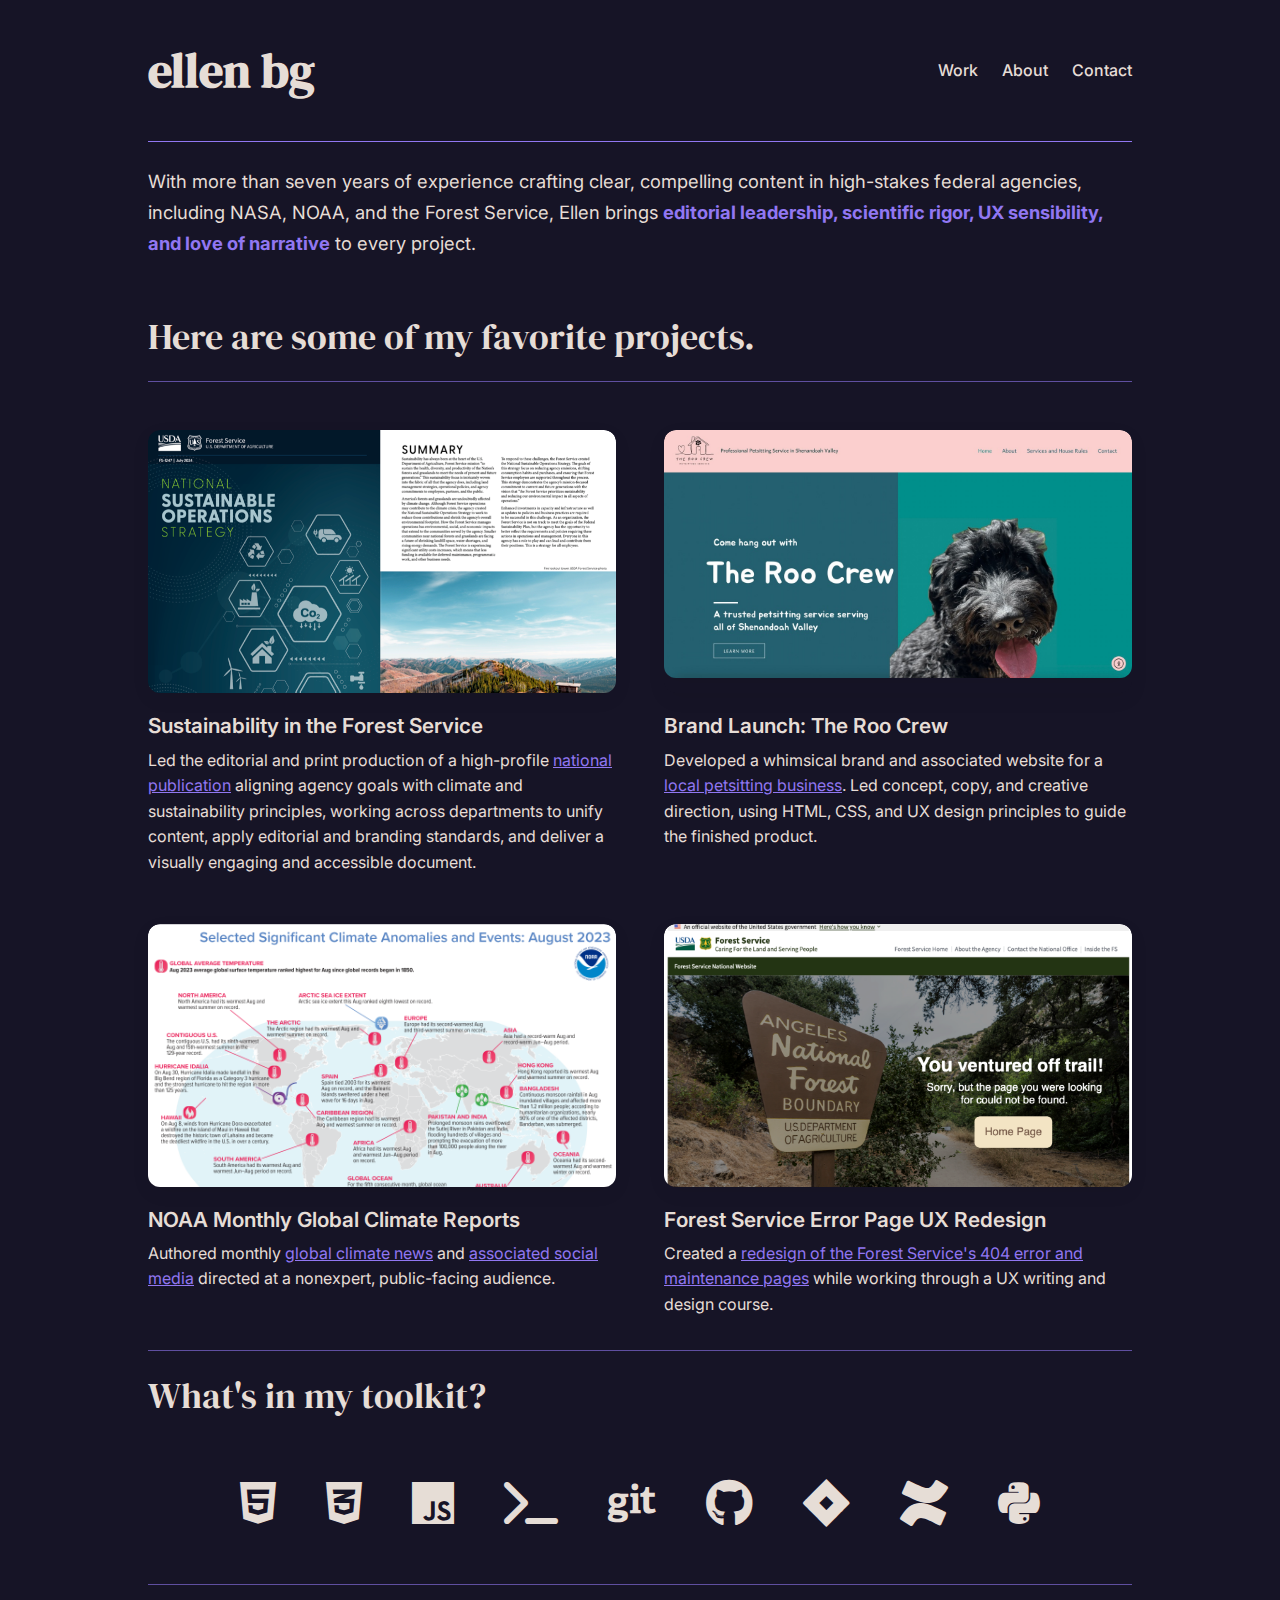
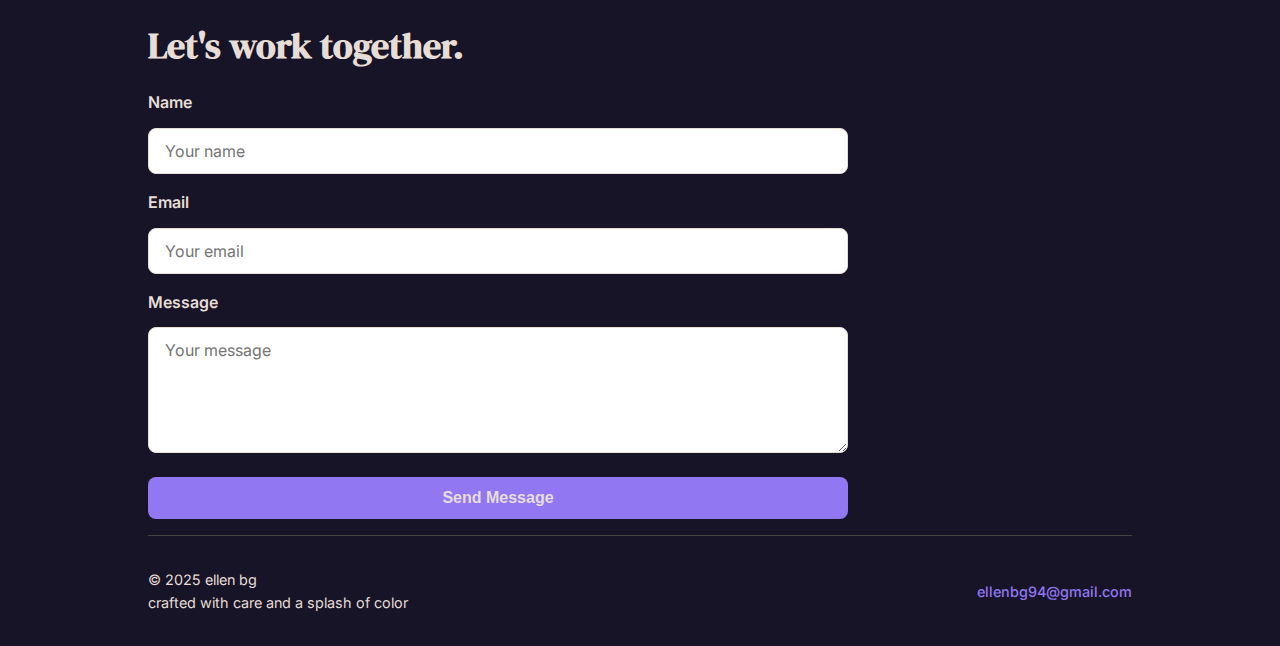
<file: index.html>
<!DOCTYPE html>
<html lang="en">
<head>
  <meta charset="UTF-8" />
  <meta name="viewport" content="width=device-width, initial-scale=1.0" />
  <title>Creative Portfolio</title>
  <link rel="stylesheet" href="https://cdnjs.cloudflare.com/ajax/libs/font-awesome/6.5.0/css/all.min.css" />
  <link rel="stylesheet" href="resources/stylesheet.css" />
  <link href="https://fonts.googleapis.com/css2?family=DM+Serif+Display&family=Inter:wght@400;600&display=swap" rel="stylesheet" />
</head>
<body>
  <div class="page-wrap">
    <header class="site-header">
      <h1 class="site-title">ellen bg</h1>
      <nav class="nav">
        <button class="menu-toggle" id="menu-toggle" aria-label="Toggle Menu">☰</button>
        <div class="nav-links" id="nav-links">
          <a href="index.html">Work</a>
          <a href="about.html">About</a>
          <a href="#contact">Contact</a>
        </div>
      </nav>
    </header>

    <main>
        <section class="hero">
        <div class="container">
            
            <p class="hero-subtext">
            With more than seven years of experience crafting clear, 
            compelling content in high-stakes federal agencies, including NASA, 
            NOAA, and the Forest Service, Ellen brings <span class="highlight">editorial leadership, 
            scientific rigor, UX sensibility, and love of narrative</span> to every project.
            </p>
        </div>
        </section>
             <section class="featured-works">
        <h2>Here are some of my favorite projects.</h2>
        <hr class="section-divider" />
      </section>

      
      <section class="project-gallery">

        <div class="project">
        <div class="project-image">
          <img src="resources/Presentation2.png" alt="Cover of the Forest Service's 
          National Sustainable Operations Strategy" />
        </div>
          <div class="caption">
            <h3>Sustainability in the Forest Service</h3>
            <p>
            Led the editorial and print production of a high-profile <a href="https://www.fs.usda.gov/sites/default/files/fs_media/fs_document/sustainable-operations-strategy.pdf">national publication</a> 
            aligning agency goals with climate and sustainability principles, working across 
            departments to unify content, apply editorial and branding standards, and 
            deliver a visually engaging and accessible document. 
            </p>
          </div>
        </div>

        <div class="project">
        <div class="project-image">
          <img src="resources/roocrewweb.png" alt="Screenshot of the Roo Crew web page." />
        </div>
          <div class="caption">
            <h3>Brand Launch: The Roo Crew</h3>
            <p>
            Developed a whimsical brand and associated website for a <a href="roocrew.html"> 
            local petsitting business</a>. Led concept, copy, and creative direction, using
            HTML, CSS, and UX design principles to guide the finished product.
            </p>
          </div>
        </div>

        <div class="project">
        <div class="project-image">
          <img src="resources/noaaextremes.png" alt="NOAA Climate Extremes map" />
        </div>
          <div class="caption">
            <h3>NOAA Monthly Global Climate Reports</h3>
            <p>
            Authored monthly <a href="https://www.ncei.noaa.gov/access/monitoring/monthly-report/global/202308">global climate news</a> 
            and <a href="https://x.com/NOAA/status/1702337578517840153">associated 
            social media</a> directed at a nonexpert, public-facing audience.
            </p>
          </div>
        </div>

        <div class="project">
        <div class="project-image">
          <img src="resources/after_404.png" alt="FS 404 page redesign" />
        </div>
          <div class="caption">
            <h3>Forest Service Error Page UX Redesign</h3>
            <p>
            Created a <a href=fswebdesign.html> redesign of the Forest Service's 404 error 
              and maintenance pages</a> while working through a UX writing and design course.
          </div>
        </div>
      </section>

      <hr class="section-divider" />

      <section class="about_skills">
      <h2>What's in my toolkit?</h2>
                <ul class="skillset">
                    <li class="skill" aria-label="HTML5"><i class="fab fa-3x fa-html5"></i></li>
                    <li class="skill" aria-label="CSS3"><i class="fab fa-3x fa-css3-alt"></i></li>
                    <li class="skill" aria-label="JavaScript"><i class="fab fa-3x fa-js"></i></li>
                    <li class="skill" aria-label="Command line"><i class="fas fa-3x fa-terminal"></i></li>
                    <li class="skill" aria-label="Git"><i class="fab fa-3x fa-git"></i></li>
                    <li class="skill" aria-label="gitHub"><i class="fab fa-3x fa-github"></i></li>
                    <li class="skill" aria-label="Jira"><i class="fab fa-3x fa-jira"></i></li>
                    <li class="skill" aria-label="Confluence"><i class="fab fa-3x fa-confluence"></i></li>
                    <li class="skill" aria-label="Python"><i class="fab fa-3x fa-python"></i></li>
                </ul>
            </section>

      <hr class="section-divider" />

      <section id="contact" class="contact-section">
        <h2>Let's work together.</h2>
        <form class="contact-form">
          <label for="name">Name</label>
          <input type="text" id="name" name="name" placeholder="Your name" required />

          <label for="email">Email</label>
          <input type="email" id="email" name="email" placeholder="Your email" required />

          <label for="message">Message</label>
          <textarea id="message" name="message" placeholder="Your message" rows="5" required></textarea>

          <button type="submit">Send Message</button>
        </form>
      </section>
    </main>
    
<footer class="site-footer">
  <div class="footer-content">
    <div class="footer-left">
      <p>© 2025 ellen bg</p>
      <p>crafted with care and a splash of color</p>
    </div>
    <div class="footer-right">
      <a href="mailto:ellenbg94@gmail.com" class="footer-email">ellenbg94@gmail.com</a>
    </div>
  </div>
</footer>


  </div>

  <script>
    const toggle = document.getElementById('menu-toggle');
    const links = document.getElementById('nav-links');
    toggle.addEventListener('click', () => {
      links.classList.toggle('open');
    });
  </script>
</body>
</html>
</file>
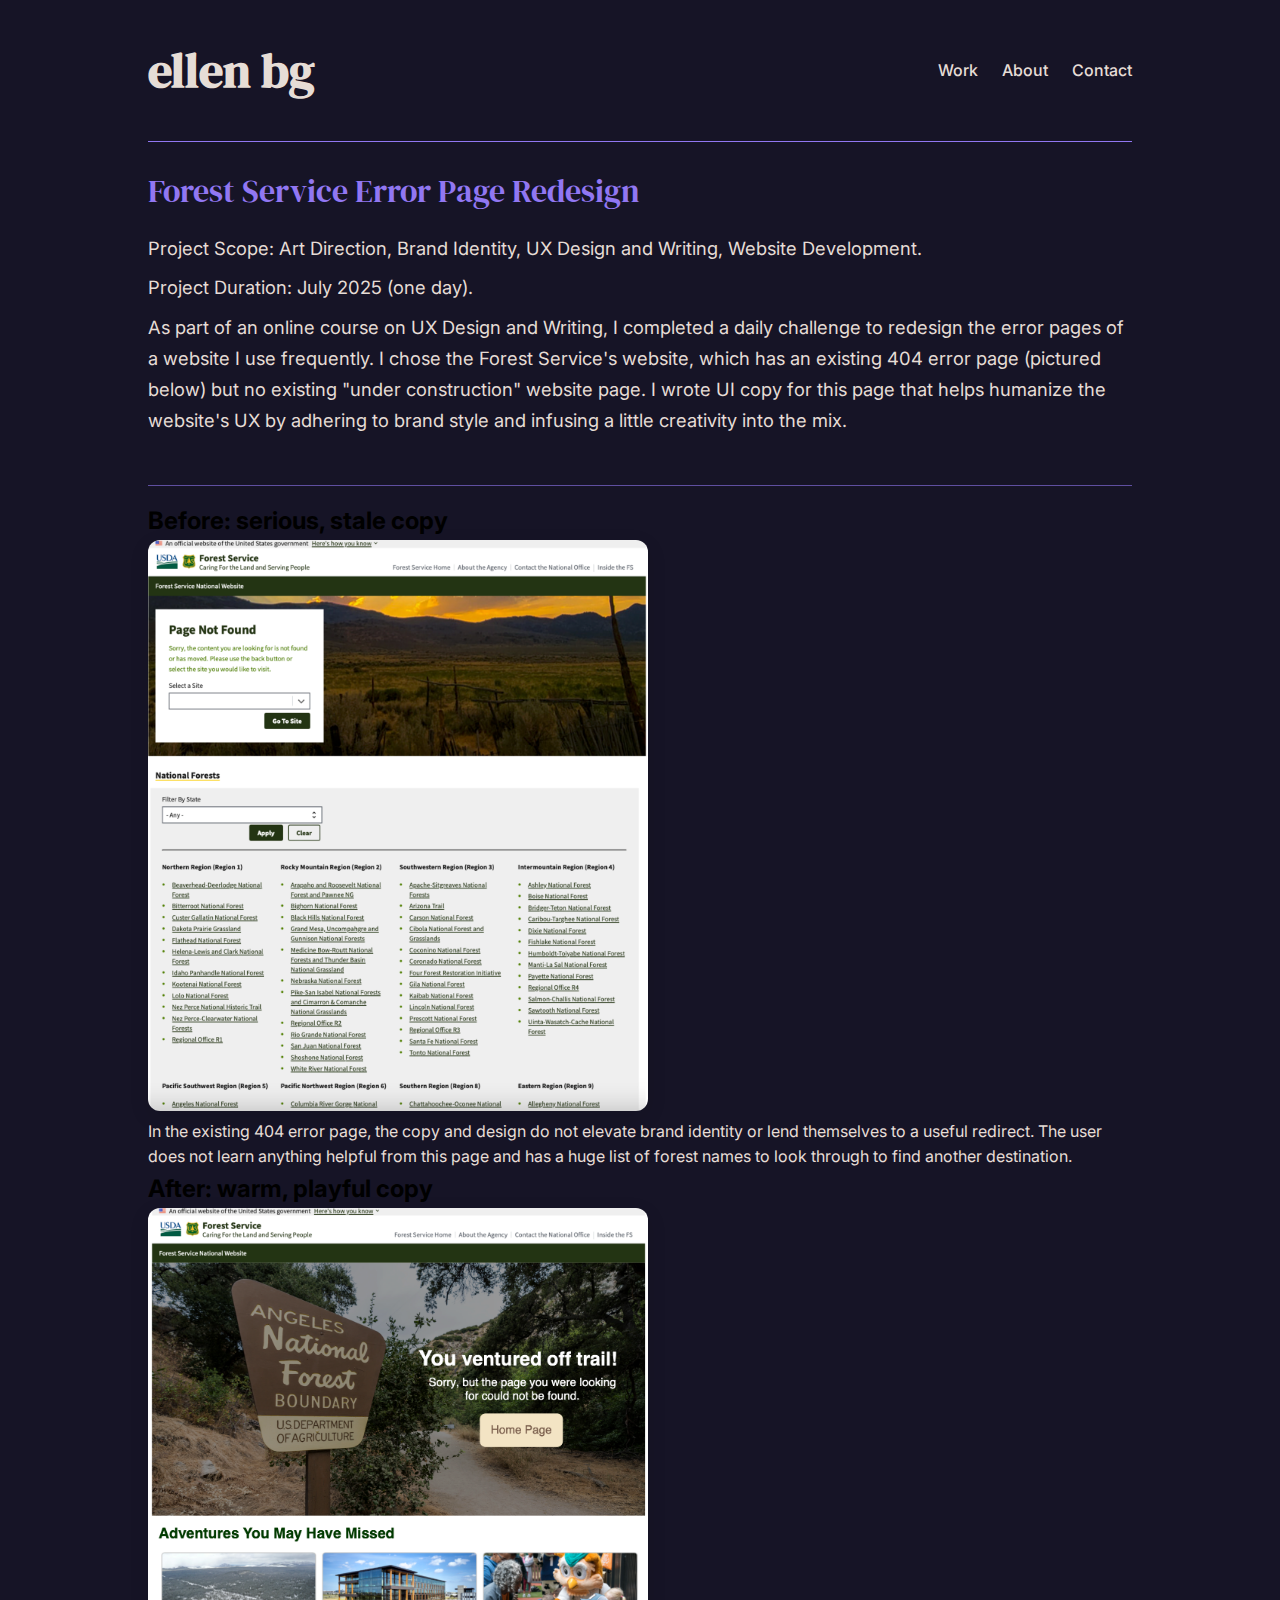
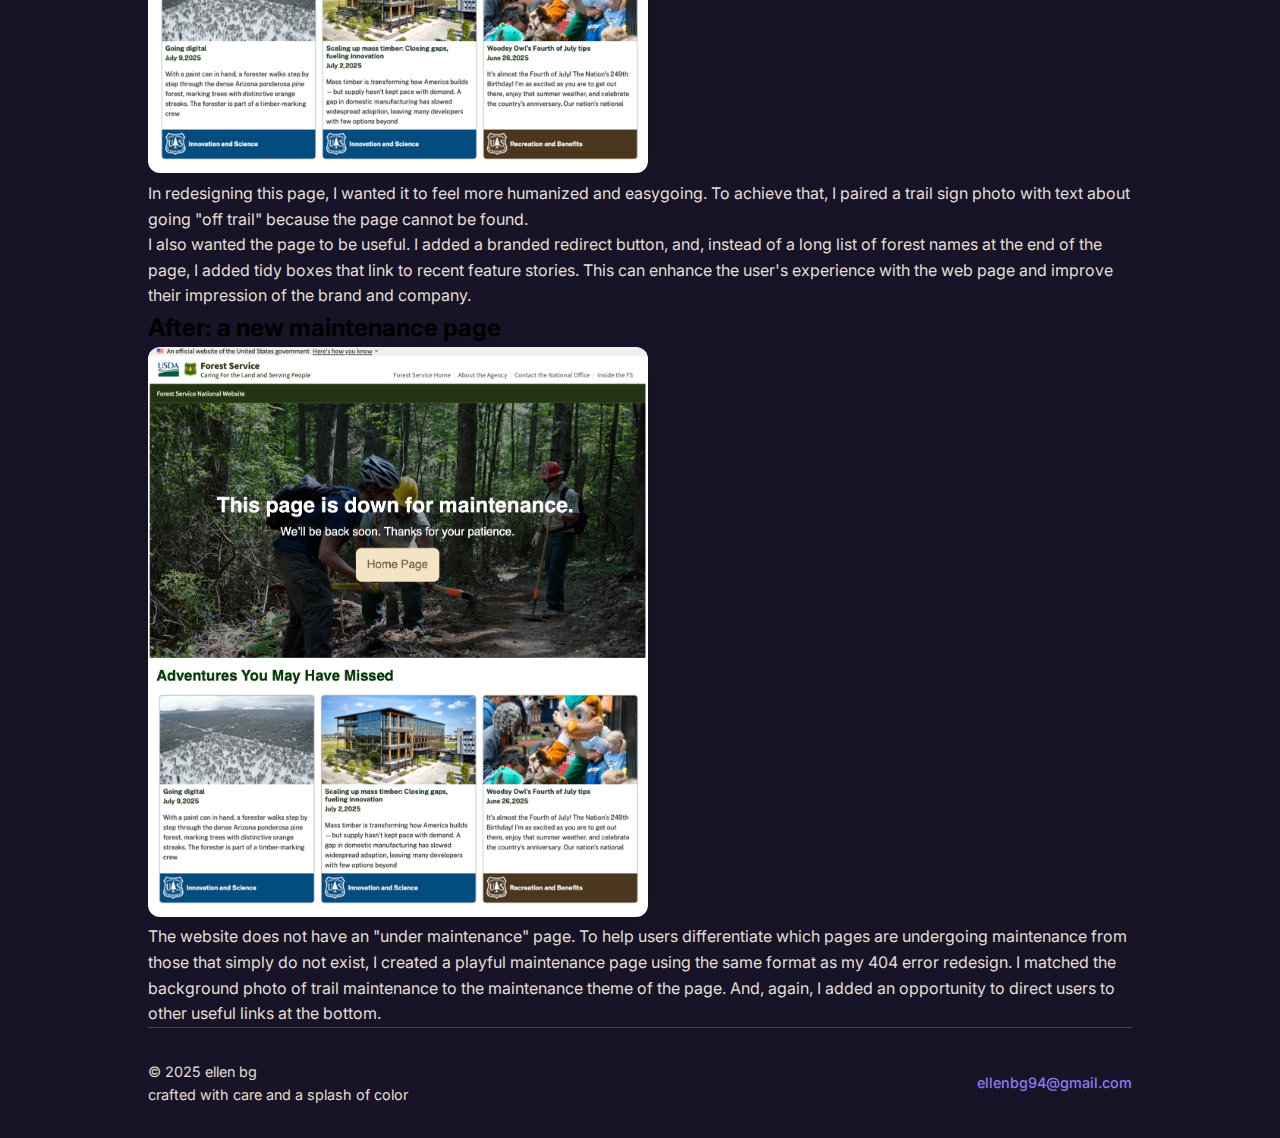
<file: fswebdesign.html>
<!DOCTYPE html>
<html lang="en">
<head>
  <meta charset="UTF-8" />
  <meta name="viewport" content="width=device-width, initial-scale=1.0" />
  <title>Creative Portfolio</title>
  <link rel="stylesheet" href="resources/stylesheet.css" />
  <link href="https://fonts.googleapis.com/css2?family=DM+Serif+Display&family=Inter:wght@400;600&display=swap" rel="stylesheet" />
</head>
<body>
  <div class="page-wrap">
    <header class="site-header">
      <h1 class="site-title">ellen bg</h1>
      <nav class="nav">
        <button class="menu-toggle" id="menu-toggle" aria-label="Toggle Menu">☰</button>
        <div class="nav-links" id="nav-links">
          <a href="index.html">Work</a>
          <a href="about.html">About</a>
          <a href="index.html#contact">Contact</a>
        </div>
      </nav>
    </header>

    <main>
         <section class="hero">
        <div class="container">
            <div class="rooproject-text">
            <h2>Forest Service Error Page Redesign</h2>
            </div>
            <p class="hero-subtext">
            Project Scope: Art Direction, Brand Identity, UX Design and Writing, Website Development.
            </p>
            <p class="hero-subtext">
            Project Duration: July 2025 (one day).
            </p>
            <p class="hero-subtext">
            As part of an online course on UX Design and Writing, I completed a daily challenge
            to redesign the error pages of a website I use frequently. I chose the Forest Service's website,
            which has an existing 404 error page (pictured below) but no existing "under construction" 
            website page. I wrote UI copy for this page that helps humanize the website's UX by adhering 
            to brand style and infusing a little creativity into the mix.
            </p>
        </div>
      </section>

      <hr class="section-divider" />

      <section class="webproject-grid">

        <div class="webproject-item">
        <h2>Before: serious, stale copy</h2>
        <img src="resources/before.png" alt="Screenshot of the existing Forest Service 404 error page" class="clickable-img" />
        <p>In the existing 404 error page, the copy and design do not elevate brand identity
            or lend themselves to a useful redirect. The user does not learn anything helpful
            from this page and has a huge list of forest names to look through to find another
            destination.
        </p>
        </div>
      

        <div class="webproject-item">
        <h2>After: warm, playful copy</h2>
        <img src="resources/after_404.png" alt="Screenshot of my redesign of the Forest Service 404 error page" class="clickable-img" />
        <p>In redesigning this page, I wanted it to feel more humanized and easygoing.
            To achieve that, I paired a trail sign photo with text about going "off trail" 
            because the page cannot be found.
            </p>
            <p>
            I also wanted the page to be useful. I added a branded redirect button, and, instead of a long list of forest names at the 
            end of the page, I added tidy boxes that link to recent feature stories. This can enhance the user's experience with the web page 
            and improve their impression of the brand and company.
            </p>
        </div>

        <div class="webproject-item">
        <h2>After: a new maintenance page</h2>
        <img src="resources/after_maint.png" alt="Screenshot of my redesign of the Forest Service maintenance error page" class="clickable-img" />
        <p>The website does not have an "under maintenance" page. To help users differentiate which
            pages are undergoing maintenance from those that simply do not exist, I created a 
            playful maintenance page using the same format as my 404 error redesign. I matched 
            the background photo of trail maintenance to the maintenance theme of the page. 
            And, again, I added an opportunity to direct users to other useful links at the bottom.
        </p>
        </div>
      </section>

    <footer class="site-footer">
      <div class="footer-content">
      <div class="footer-left">
      <p>© 2025 ellen bg</p>
      <p>crafted with care and a splash of color</p>
      </div>
      <div class="footer-right">
      <a href="mailto:ellenbg94@gmail.com" class="footer-email">ellenbg94@gmail.com</a>
      </div>
  </div>
</footer>


<!-- Modal lightbox (place once at bottom of page body) -->
<div id="imgModal" class="image-modal">
  <span class="close">&times;</span>
  <img class="modal-content" id="modalImage">
</div>

<script src="resources/lightbox.js"></script>

</body>
</html>
</file>
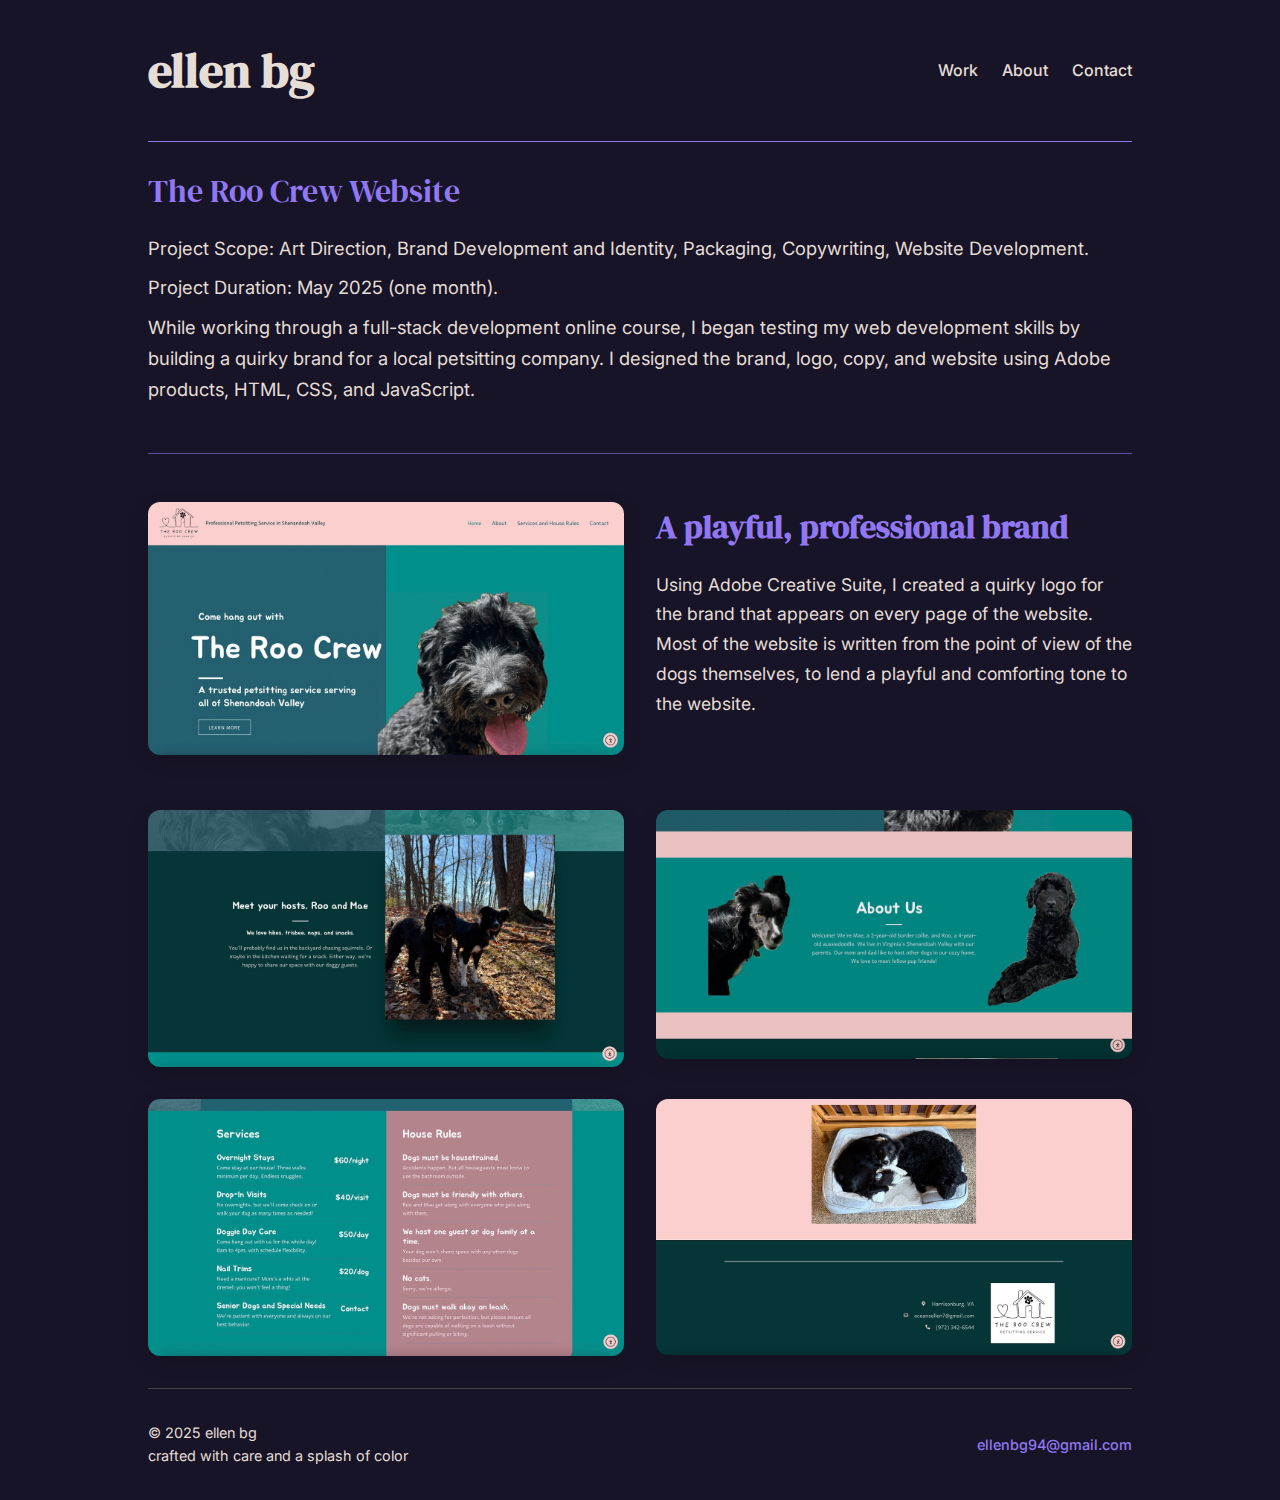
<file: roocrew.html>
<!DOCTYPE html>
<html lang="en">
<head>
  <meta charset="UTF-8" />
  <meta name="viewport" content="width=device-width, initial-scale=1.0" />
  <title>Creative Portfolio</title>
  <link rel="stylesheet" href="resources/stylesheet.css" />
  <link href="https://fonts.googleapis.com/css2?family=DM+Serif+Display&family=Inter:wght@400;600&display=swap" rel="stylesheet" />
</head>
<body>
  <div class="page-wrap">
    <header class="site-header">
      <h1 class="site-title">ellen bg</h1>
      <nav class="nav">
        <button class="menu-toggle" id="menu-toggle" aria-label="Toggle Menu">☰</button>
        <div class="nav-links" id="nav-links">
          <a href="index.html">Work</a>
          <a href="about.html">About</a>
          <a href="index.html#contact">Contact</a>
        </div>
      </nav>
    </header>

    <main>
         <section class="hero">
        <div class="container">
            <div class="rooproject-text">
            <h2>The Roo Crew Website</h2>
            </div>
            <p class="hero-subtext">
            Project Scope: Art Direction, Brand Development and Identity, Packaging, Copywriting, Website Development.
            </p>
            <p class="hero-subtext">
            Project Duration: May 2025 (one month).
            </p>
            <p class="hero-subtext">
            While working through a full-stack development online course, I began testing my web development
            skills by building a quirky brand for a local petsitting company. I designed the brand, logo,
            copy, and website using Adobe products, HTML, CSS, and JavaScript.
            </p>
        </div>
      </section>

      <hr class="section-divider" />

      <section class="rooproject-detail">
        <div class="rooproject-image">
        <img src="resources/roocrewweb.png" alt="Screenshot of Roo Crew Homepage" class="clickable-img" />
        </div>
        <div class="rooproject-text">
        <h2>A playful, professional brand</h2>
        <p>Using Adobe Creative Suite, I created a quirky logo for the brand that appears
        on every page of the website. Most of the website is written from the point of
        view of the dogs themselves, to lend a playful and comforting tone to the website.
        </p>
        </div>
      </section>
        
        <section class="rooproject-gallery">
            <img src="resources/roocrewabout.png" alt="Project image 1" class="clickable-img" />
            <img src="resources/roocrewabout2.png" alt="Project image 2" class="clickable-img" />
            <img src="resources/roocrewmenu.png" alt="Project image 3" class="clickable-img" />
            <img src="resources/roocrewabout3.png" alt="Project image 4" class="clickable-img" />
        </section>



    <footer class="site-footer">
  <div class="footer-content">
    <div class="footer-left">
      <p>© 2025 ellen bg</p>
      <p>crafted with care and a splash of color</p>
    </div>
    <div class="footer-right">
      <a href="mailto:ellenbg94@gmail.com" class="footer-email">ellenbg94@gmail.com</a>
    </div>
  </div>
</footer>


  </div>

<!-- Modal lightbox (place once at bottom of page body) -->
<div id="imgModal" class="image-modal">
  <span class="close">&times;</span>
  <img class="modal-content" id="modalImage">
</div>

<script>
  const modal = document.getElementById("imgModal");
  const modalImg = document.getElementById("modalImage");
  const closeBtn = document.querySelector(".close");

  document.querySelectorAll('.clickable-img').forEach(img => {
    img.addEventListener('click', () => {
      modal.style.display = "flex";
      modalImg.src = img.src;
    });
  });

  closeBtn.addEventListener('click', () => {
    modal.style.display = "none";
  });

  modal.addEventListener('click', (e) => {
    if (e.target === modal) {
      modal.style.display = "none";
    }
  });
</script>


</body>
</html>
</file>
<file: resources/stylesheet.css>
/* === Base Reset === */
* {
  box-sizing: border-box;
  margin: 0;
  padding: 0;
}

html {
  scroll-behavior: smooth;
}

body {
  font-family: 'Inter', sans-serif;
  background-color: #161426;
  line-height: 1.6;

}

p {
  color:#e6ddd6;
}

a {
  color:#9177F2;
}

a:hover {
  text-decoration: underline;
  color: #46A66F;
  cursor: pointer;
}

/* === Page Layout === */
.page-wrap {
  padding-left: .5rem;
  padding-right: .5rem;
  max-width: 1000px;
  margin: 0 auto;
}

.highlight {
  color: #9177F2;
  font-weight: bold;
}

/* === Header === */
.site-header {
  display: flex;
  justify-content: space-between;
  align-items: center;
  flex-wrap: wrap;
  padding: 2rem 0;
  border-bottom: 1px solid #9177F2;
}

.site-title {
  font-family: 'DM Serif Display', serif;
  font-size: 3rem;
  white-space: nowrap;
  color: #e6ddd6;
}

.nav {
  display: flex;
  align-items: center;
}
.nav-links {
  display: flex;
  gap: 1.5rem; /* This will create space between the navbar items */
}


.nav a {
  text-decoration: none;
  color: #e6ddd6;
  font-weight: 500;
  font-size: 1rem;
  gap: 2rem;
}

.nav a:hover {
  color: #9177F2;
}

.menu-toggle {
  display: none;
  font-size: 1.5rem;
  background: none;
  border: none;
  cursor: pointer;
}

/* === Hero === */

.hero {
  padding: 1.5rem 0;
}

.hero .container {
  max-width: 1000px; /* Match the width of your layout */
  margin: 0 auto; /* Center the content */
}

.hero h2 {
  font-family: 'DM Serif Display', serif;
  font-size: 2rem;
  font-weight: normal;
  margin-bottom: 0;
  color: #9177F2;
}

h3 {
  color:#e6ddd6;
  font-family: 'Inter', sans-serif;
  font-weight: 600;
}

.hero-subtext {
  font-size: 1.15rem;
  color: #e6ddd6;
  max-width: 100%;
  margin: 0;  /* Remove margin to avoid indentation */
  padding: 0; /* Remove any extra padding */
  line-height: 1.7;
  text-align: left; /* Align text to the left */
  margin-bottom: 0.5rem; /* or 24px, or whatever spacing looks good */
}

.section-divider {
  border: none;
  height: 1px;
  background-color: #9177F2;
  width: 100%;
  max-width: 1000px; /* match page-wrap max-width */
  margin: 1rem 0;
  opacity: 0.6;
}

/* === About Section === */
.about-section {
  padding: 4rem 0;
}

.about-content {
  display: flex;
  gap: 2rem;
  align-items: stretch;
  flex-wrap: wrap;
}

.about-image {
  flex: 0 0 250px;
}

.about-image img {
  width: 100%;
  height: 100%;
  object-fit: cover;
  border-radius: 12px;
  box-shadow: 0 6px 20px rgba(0, 0, 0, 0.2);
}

.about-text {
  flex: 1;
  min-width: 300px;
}

.about-text h2 {
  font-family: 'DM Serif Display', serif;
  font-size: 2.25rem;
  color: #9177F2;
  margin-bottom: 1rem;
}

.about-text p {
  font-size: 1.1rem;
  margin-bottom: 1.5rem;
  color: #e6ddd6
}

/* === Featured Works === */
.featured-works {
  padding: 1rem 0;
}

.featured-works h2 {
  font-family: 'DM Serif Display', serif;
  font-size: 2.25rem;
  font-weight: normal;
  color: #e6ddd6;
  margin-bottom: 0.5rem;
  text-align: left;
}


/* === Projects Grid === */
.project-gallery {
  display: grid;
  grid-template-columns: repeat(2, 1fr);
  gap: 3rem;
  padding: 1rem 0;
}

.project {
  display: flex;
  flex-direction: column;
  gap: 1rem;
}

.project-image {
  width: 100%;
  aspect-ratio: 16 / 9; /* Adjust to your preferred shape */
  overflow: hidden;
  border-radius: 12px;
  box-shadow: 0 6px 20px rgba(0, 0, 0, 0.05);
}

.project-image img {
  width: 100%;
  height: 100%;
  object-fit: cover;
  transition: transform 0.3s ease;
  display: block;
}

.project-image img:hover {
  transform: scale(1.01);
}

.project img {
  width: 100%;
  height: auto;
  border-radius: 12px;
  box-shadow: 0 6px 20px rgba(0, 0, 0, 0.05);
  transition: transform 0.3s ease;
}


.caption h3 {
  font-size: 1.3rem;
  font-weight: 600;
  margin-bottom: 0.3rem;
}

.caption p {
  font-size: 1rem;
  color: #e6ddd6;
}


/* === Skills === */

.about_skills h2 {
  font-family: 'DM Serif Display', serif;
  font-size: 2.25rem;
  font-weight: normal;
  color: #e6ddd6;
  margin-bottom: 0.5rem;
  text-align: left;
}

.about__skills {
    width: 100%;
    margin: 50px 0 30px;
    padding: 15px;
    text-align: center;
    color: #e6ddd6;
}

.skillset {
    margin: 30px 0;
    list-style-type: none;
    display: flex;
    flex-direction: row;
    flex-wrap: wrap;
    justify-content: center;
}
.skill {
  padding: 25px;
  position: relative;
  color:#e6ddd6
}

.skill[aria-label]:hover::after,
.skill[aria-label]:focus::after {
  content: attr(aria-label);
  position: absolute;
  top: 100%;           /* Position below the icon */
  left: 50%;           /* Center horizontally */
  transform: translateX(-50%);
  margin-top: 8px;     /* Space between icon and tooltip */

  background-color: #9177F2;
  color: #e6ddd6;
  border-radius: 4px;
  box-shadow: 1px 1px 5px rgba(0,0,0,0.4);
  font-size: 14px;
  padding: 6px 10px;
  white-space: nowrap;
  z-index: 10;
}

.skill[aria-label]:hover::after,
.skill[aria-label]:focus::after {
  content: attr(aria-label);
}

abbr[aria-label]:hover::after,
abbr[aria-label]:focus::after {
  content: attr(aria-label);
}

/* === Contact Section === */
.contact-section {
  padding: 1rem 0;
  max-width: 700px;
}

.contact-section h2 {
  font-family: 'DM Serif Display', serif;
  font-size: 2.25rem;
  margin-bottom: 1rem;
  color: #e6ddd6;
}
.contact-form {
  display: flex;
  flex-direction: column;
  gap: 0.5rem; /* Reduce the gap between form elements */
}

.contact-form label {
  text-align: left;
  font-weight: 600;
  margin-bottom: 0.25rem; /* Reduce space between label and input */
  color:#e6ddd6;
}

.contact-form input,
.contact-form textarea {
  padding: 0.75rem 1rem;
  border: 1px solid #e6ddd6;
  border-radius: 8px;
  font-family: 'Inter', sans-serif;
  font-size: 1rem;
  margin-bottom: 0.5rem; /* Adjust space between input fields */
}

.contact-form button {
  margin-top: 0.5rem; /* Adjust space before the button */
  padding: 0.75rem 1.5rem;
  background-color: #9177F2;
  color: #e6ddd6;
  font-weight: 600;
  border: none;
  border-radius: 8px;
  cursor: pointer;
  font-size: 1rem;
  transition: background-color 0.2s ease;
}

.contact-form button:hover {
  background-color: #46A66F;
}

/* === Footer === */
.site-footer {
  padding: 2rem 0;
  font-size: 0.9rem;
  color: white;
  border-top: 1px solid #444;
}

.footer-content {
  display: flex;
  justify-content: space-between;
  align-items: center;
  flex-wrap: wrap;
}

.footer-left p {
  margin: 0;
}

.footer-right {
  text-align: right;
}

.footer-email {
  color: #9177F2;
  text-decoration: none;
  font-weight: 500;
}

.footer-email:hover {
  text-decoration: underline;
  color: #46A66F;
}

/* === Roo project detail === */
/* === Roo project detail === */
.rooproject-detail {
  display: grid;
  grid-template-columns: 1fr 1fr;
  gap: 2rem;
  align-items: start;
  margin-bottom: 3rem;
  margin-top: 3rem;
}

/* Small image layout on left side */
.rooproject-image img,
.clickable-img {
  width: 100%;
  max-width: 500px;
  height: auto;
  border-radius: 12px;
  object-fit: cover;
  box-shadow: 0 6px 20px rgba(0, 0, 0, 0.1);
  cursor: pointer;
}

/* Project text layout */
.rooproject-text {
  color: #e6ddd6;
}

.rooproject-text h2 {
  font-family: 'DM Serif Display', serif;
  font-size: 2rem;
  color: #9177F2;
  margin-bottom: 1rem;
}

.rooproject-text p {
  font-size: 1.1rem;
  margin-bottom: 1rem;
  color: #e6ddd6;
  line-height: 1.7;
}

.rooproject-gallery {
  display: grid;
  grid-template-columns: repeat(2, 1fr);
  gap: 2rem;
  margin: 2rem 0;
}

.rooproject-gallery img {
  width: 100%;
  height: auto;
  border-radius: 12px;
  box-shadow: 0 6px 20px rgba(0, 0, 0, 0.1);
  object-fit: cover;
  cursor: pointer;
}


/* === Lightbox modal styles === */
.image-modal {
  display: none;
  position: fixed;
  z-index: 1000;
  padding-top: 4rem;
  left: 0;
  top: 0;
  width: 100%;
  height: 100%;
  background-color: rgba(0,0,0,0.9);
  justify-content: center;
  align-items: center;
}

.image-modal .modal-content {
  max-width: 90%;
  max-height: 90%;
  border-radius: 10px;
  box-shadow: 0 0 10px #000;
}

.image-modal .close {
  position: absolute;
  top: 2rem;
  right: 2rem;
  color: white;
  font-size: 2rem;
  font-weight: bold;
  cursor: pointer;
}


/* === Responsive === */
@media (max-width: 768px) {
  .page-wrap {
    padding-left: 1.5rem;
    padding-right: 1rem;
  }

  .project-gallery {
    grid-template-columns: 1fr;
  }

  .menu-toggle {
    display: block;
  }

  .nav-links {
    display: none;
    flex-direction: column;
    gap: 1rem;
    margin-top: 1rem;
  }

  .nav-links.open {
    display: flex;
  }

  .site-header {
    flex-direction: column;
    align-items: flex-start;
  }
}
</file>
